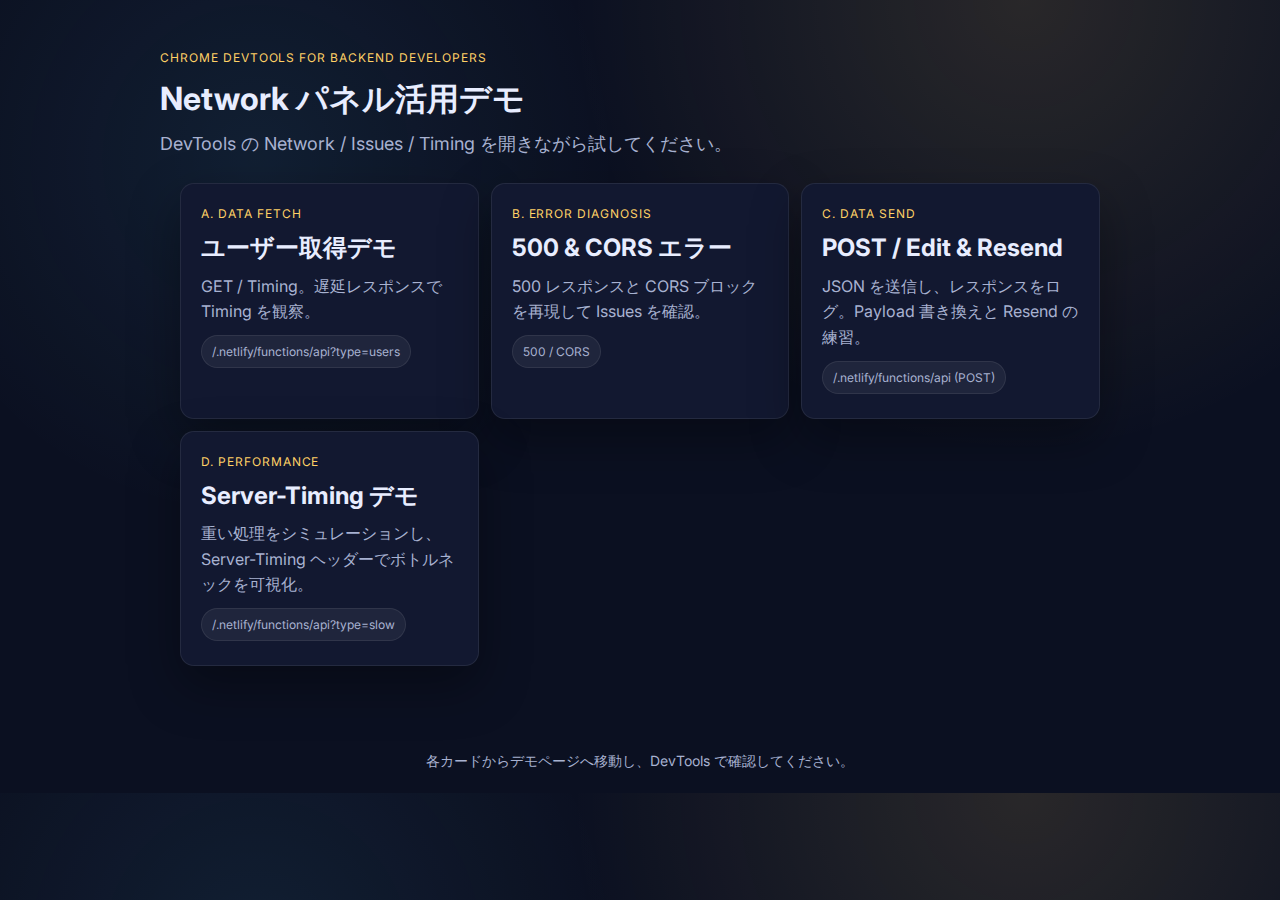
<file: index.html>
<!DOCTYPE html>
<html lang="ja">
<head>
  <meta charset="UTF-8" />
  <meta name="viewport" content="width=device-width, initial-scale=1.0" />
  <title>Chrome DevTools for Backend Developers</title>
  <link rel="icon" href="favicon.svg" />
  <link rel="preconnect" href="https://fonts.googleapis.com">
  <link rel="preconnect" href="https://fonts.gstatic.com" crossorigin>
  <link href="https://fonts.googleapis.com/css2?family=Inter:ital,opsz,wght@0,14..32,100..900;1,14..32,100..900&family=Noto+Sans+JP:wght@100..900&display=swap" rel="stylesheet">
  <link rel="stylesheet" href="/style.css" />
</head>
<body>
  <header class="hero">
    <div class="hero__content">
      <p class="eyebrow">Chrome DevTools for Backend Developers</p>
      <h1>Network パネル活用デモ</h1>
      <p class="lede">DevTools の Network / Issues / Timing を開きながら試してください。</p>
    </div>
  </header>

  <main class="container">
    <section class="grid nav-grid">
      <a class="card link-card" href="/fetch.html">
        <p class="eyebrow">A. Data Fetch</p>
        <h2>ユーザー取得デモ</h2>
        <p class="muted">GET / Timing。遅延レスポンスで Timing を観察。</p>
        <span class="pill">/.netlify/functions/api?type=users</span>
      </a>
      <a class="card link-card" href="/errors.html">
        <p class="eyebrow">B. Error Diagnosis</p>
        <h2>500 &amp; CORS エラー</h2>
        <p class="muted">500 レスポンスと CORS ブロックを再現して Issues を確認。</p>
        <span class="pill">500 / CORS</span>
      </a>
      <a class="card link-card" href="/post.html">
        <p class="eyebrow">C. Data Send</p>
        <h2>POST / Edit &amp; Resend</h2>
        <p class="muted">JSON を送信し、レスポンスをログ。Payload 書き換えと Resend の練習。</p>
        <span class="pill">/.netlify/functions/api (POST)</span>
      </a>
      <a class="card link-card" href="/performance.html">
        <p class="eyebrow">D. Performance</p>
        <h2>Server-Timing デモ</h2>
        <p class="muted">重い処理をシミュレーションし、Server-Timing ヘッダーでボトルネックを可視化。</p>
        <span class="pill">/.netlify/functions/api?type=slow</span>
      </a>
    </section>
  </main>

  <footer class="footer">
    <p>各カードからデモページへ移動し、DevTools で確認してください。</p>
  </footer>
</body>
</html>
</file>
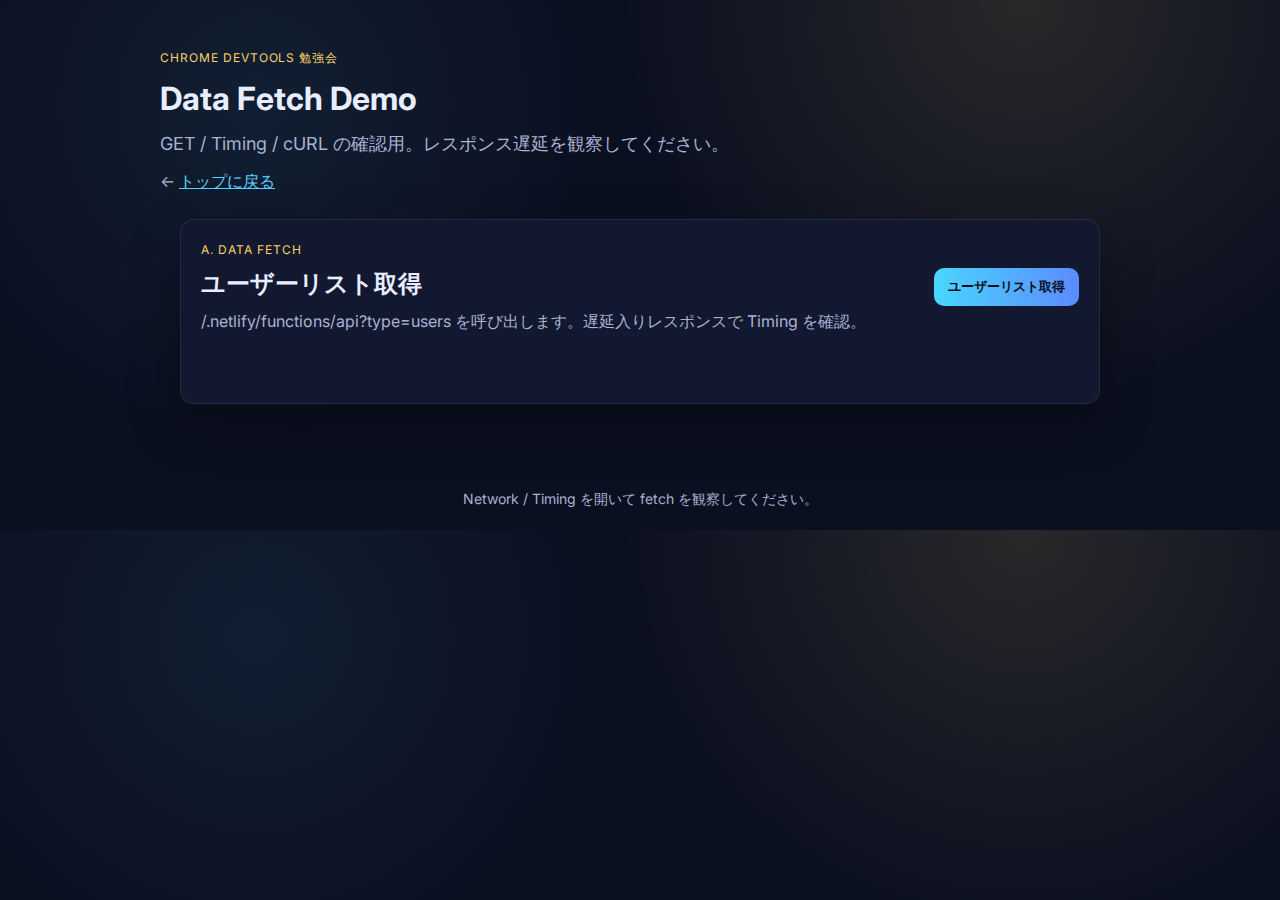
<file: fetch.html>
<!DOCTYPE html>
<html lang="ja">
<head>
  <meta charset="UTF-8" />
  <meta name="viewport" content="width=device-width, initial-scale=1.0" />
  <title>ユーザー取得デモ | Chrome DevTools Network</title>
  <link rel="preconnect" href="https://fonts.googleapis.com">
  <link rel="preconnect" href="https://fonts.gstatic.com" crossorigin>
  <link href="https://fonts.googleapis.com/css2?family=Inter:ital,opsz,wght@0,14..32,100..900;1,14..32,100..900&family=Noto+Sans+JP:wght@100..900&display=swap" rel="stylesheet">
  <link rel="stylesheet" href="/style.css" />
</head>
<body>
  <header class="hero">
    <div class="hero__content">
      <p class="eyebrow">Chrome DevTools 勉強会</p>
      <h1>Data Fetch Demo</h1>
      <p class="lede">GET / Timing / cURL の確認用。レスポンス遅延を観察してください。</p>
      <p class="muted" style="margin-top:10px;">← <a href="/">トップに戻る</a></p>
    </div>
  </header>

  <main class="container">
    <section class="card">
      <div class="card__header">
        <div>
          <p class="eyebrow">A. Data Fetch</p>
          <h2>ユーザーリスト取得</h2>
          <p class="muted">/.netlify/functions/api?type=users を呼び出します。遅延入りレスポンスで Timing を確認。</p>
        </div>
        <button id="fetch-users" class="btn primary">ユーザーリスト取得</button>
      </div>
      <div id="users-status" class="status"></div>
      <div id="users-list" class="grid"></div>
    </section>
  </main>

  <footer class="footer">
    <p>Network / Timing を開いて fetch を観察してください。</p>
  </footer>

  <script src="/app.js"></script>
</body>
</html>
</file>
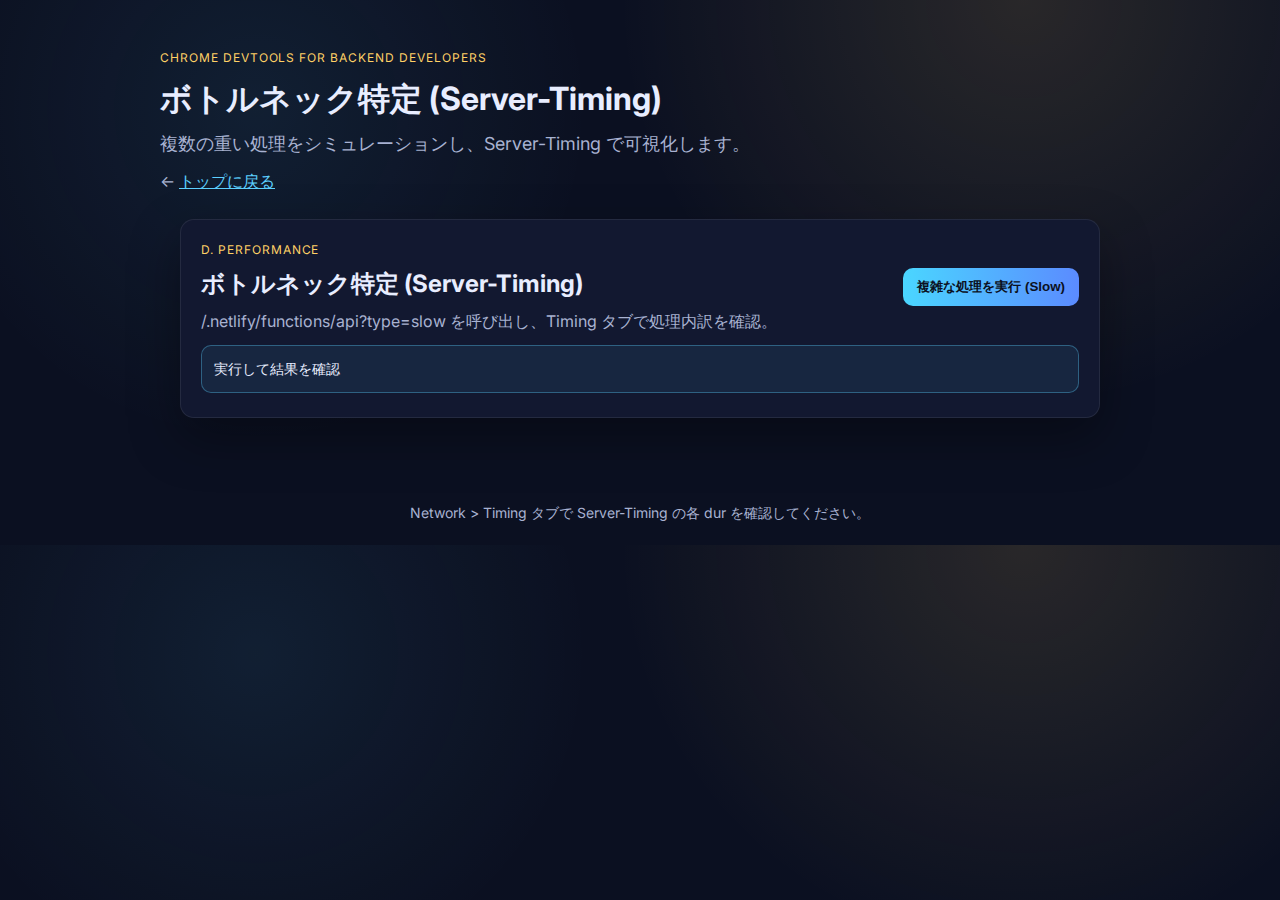
<file: performance.html>
<!DOCTYPE html>
<html lang="ja">
<head>
  <meta charset="UTF-8" />
  <meta name="viewport" content="width=device-width, initial-scale=1.0" />
  <title>Server-Timing デモ | Chrome DevTools for Backend Developers</title>
  <link rel="icon" href="favicon.svg" />
  <link rel="preconnect" href="https://fonts.googleapis.com">
  <link rel="preconnect" href="https://fonts.gstatic.com" crossorigin>
  <link href="https://fonts.googleapis.com/css2?family=Inter:ital,opsz,wght@0,14..32,100..900;1,14..32,100..900&family=Noto+Sans+JP:wght@100..900&display=swap" rel="stylesheet">
  <link rel="stylesheet" href="/style.css" />
</head>
<body>
  <header class="hero">
    <div class="hero__content">
      <p class="eyebrow">Chrome DevTools for Backend Developers</p>
      <h1>ボトルネック特定 (Server-Timing)</h1>
      <p class="lede">複数の重い処理をシミュレーションし、Server-Timing で可視化します。</p>
      <p class="muted" style="margin-top:10px;">← <a href="/">トップに戻る</a></p>
    </div>
  </header>

  <main class="container">
    <section class="card">
      <div class="card__header">
        <div>
          <p class="eyebrow">D. Performance</p>
          <h2>ボトルネック特定 (Server-Timing)</h2>
          <p class="muted">/.netlify/functions/api?type=slow を呼び出し、Timing タブで処理内訳を確認。</p>
        </div>
        <button id="run-slow" class="btn primary">複雑な処理を実行 (Slow)</button>
      </div>
      <div id="slow-status" class="log" aria-live="polite">実行して結果を確認</div>
    </section>
  </main>

  <footer class="footer">
    <p>Network > Timing タブで Server-Timing の各 dur を確認してください。</p>
  </footer>

  <script src="/app.js"></script>
</body>
</html>
</file>
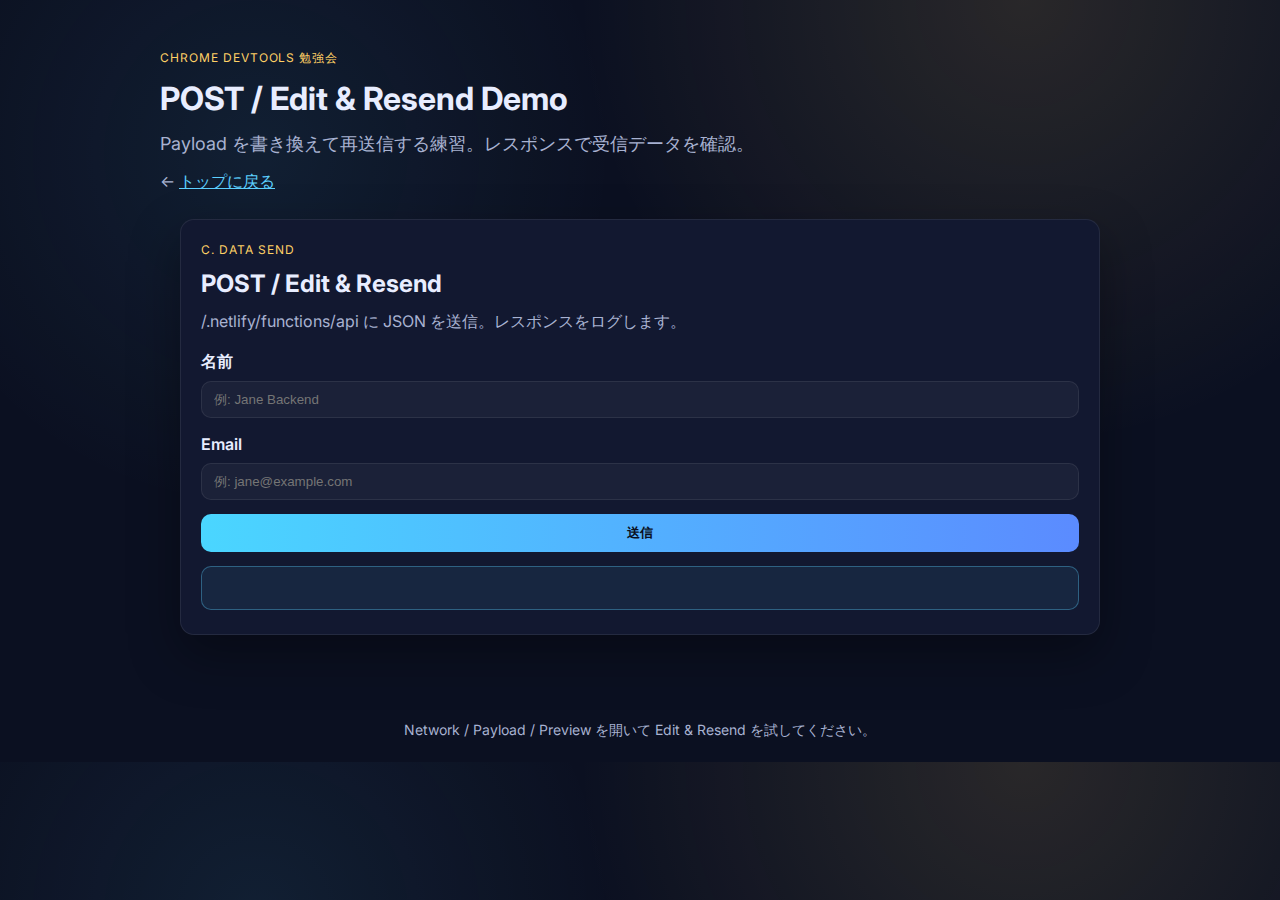
<file: post.html>
<!DOCTYPE html>
<html lang="ja">
<head>
  <meta charset="UTF-8" />
  <meta name="viewport" content="width=device-width, initial-scale=1.0" />
  <title>POST デモ | Chrome DevTools Network</title>
  <link rel="preconnect" href="https://fonts.googleapis.com">
  <link rel="preconnect" href="https://fonts.gstatic.com" crossorigin>
  <link href="https://fonts.googleapis.com/css2?family=Inter:ital,opsz,wght@0,14..32,100..900;1,14..32,100..900&family=Noto+Sans+JP:wght@100..900&display=swap" rel="stylesheet">
  <link rel="stylesheet" href="/style.css" />
</head>
<body>
  <header class="hero">
    <div class="hero__content">
      <p class="eyebrow">Chrome DevTools 勉強会</p>
      <h1>POST / Edit &amp; Resend Demo</h1>
      <p class="lede">Payload を書き換えて再送信する練習。レスポンスで受信データを確認。</p>
      <p class="muted" style="margin-top:10px;">← <a href="/">トップに戻る</a></p>
    </div>
  </header>

  <main class="container">
    <section class="card">
      <div class="card__header">
        <div>
          <p class="eyebrow">C. Data Send</p>
          <h2>POST / Edit &amp; Resend</h2>
          <p class="muted">/.netlify/functions/api に JSON を送信。レスポンスをログします。</p>
        </div>
      </div>
      <form id="post-form" class="form">
        <div class="field">
          <label for="name">名前</label>
          <input id="name" name="name" type="text" placeholder="例: Jane Backend" autocomplete="off" required />
        </div>
        <div class="field">
          <label for="email">Email</label>
          <input id="email" name="email" type="email" placeholder="例: jane@example.com" autocomplete="off" required />
        </div>
        <button type="submit" class="btn primary">送信</button>
      </form>
      <div class="log" id="post-log" aria-live="polite"></div>
    </section>
  </main>

  <footer class="footer">
    <p>Network / Payload / Preview を開いて Edit &amp; Resend を試してください。</p>
  </footer>

  <script src="/app.js"></script>
</body>
</html>
</file>
<file: style.css>
:root {
  --bg: #0b1021;
  --card: #121830;
  --accent: #5dd0ff;
  --accent-2: #ffd166;
  --text: #e8edff;
  --muted: #a8b2d1;
  --danger: #ff6b6b;
  --warn: #ff9f1c;
  --border: rgba(255, 255, 255, 0.08);
  --shadow: 0 20px 50px rgba(0, 0, 0, 0.35);
  --radius: 14px;
  --transition: 150ms ease;
}

*,
*::before,
*::after {
  box-sizing: border-box;
}

body {
  margin: 0;
  font-family: "Inter", "Helvetica Neue", Arial, sans-serif;
  background: radial-gradient(circle at 20% 20%, rgba(93, 208, 255, 0.08), transparent 30%),
    radial-gradient(circle at 80% 0%, rgba(255, 209, 102, 0.12), transparent 35%),
    var(--bg);
  color: var(--text);
  line-height: 1.6;
}

a {
  color: var(--accent);
}

.hero {
  padding: 48px 20px 24px;
  display: flex;
  justify-content: center;
}

.hero__content {
  max-width: 960px;
  width: 100%;
}

.container {
  max-width: 960px;
  margin: 0 auto;
  padding: 0 20px 64px;
  display: flex;
  flex-direction: column;
  gap: 20px;
}

.card {
  background: var(--card);
  border: 1px solid var(--border);
  border-radius: var(--radius);
  padding: 20px 20px 24px;
  box-shadow: var(--shadow);
}

.card__header {
  display: flex;
  flex-wrap: wrap;
  align-items: center;
  gap: 12px;
  justify-content: space-between;
}

h1,
h2 {
  margin: 6px 0;
}

p {
  margin: 0;
}

.eyebrow {
  text-transform: uppercase;
  letter-spacing: 0.08em;
  font-size: 12px;
  color: var(--accent-2);
  margin-bottom: 4px;
}

.lede {
  font-size: 18px;
  color: var(--muted);
}

.muted {
  color: var(--muted);
}

.badges {
  display: flex;
  gap: 8px;
  margin-top: 10px;
}

.badge {
  background: rgba(93, 208, 255, 0.12);
  color: var(--text);
  border: 1px solid rgba(93, 208, 255, 0.4);
  padding: 6px 10px;
  border-radius: 999px;
  font-size: 12px;
}

.btn {
  border: 1px solid var(--border);
  border-radius: 10px;
  padding: 10px 14px;
  background: rgba(255, 255, 255, 0.04);
  color: var(--text);
  cursor: pointer;
  transition: transform var(--transition), box-shadow var(--transition), background var(--transition);
  font-weight: 600;
}

.btn:hover {
  transform: translateY(-1px);
  box-shadow: 0 10px 25px rgba(0, 0, 0, 0.25);
}

.btn:active {
  transform: translateY(0);
}

.btn.primary {
  background: linear-gradient(90deg, #4ad6ff, #5b8bff);
  color: #0b1021;
  border: none;
}

.btn.warn {
  background: var(--warn);
  color: #0b1021;
  border: none;
}

.btn.ghost {
  background: rgba(255, 255, 255, 0.05);
}

.actions {
  display: flex;
  gap: 10px;
  flex-wrap: wrap;
}

.grid {
  margin-top: 16px;
  display: grid;
  gap: 12px;
  grid-template-columns: repeat(auto-fit, minmax(240px, 1fr));
}

.nav-grid {
  margin-top: 0;
  grid-template-columns: repeat(auto-fit, minmax(260px, 1fr));
}

.link-card {
  text-decoration: none;
  color: inherit;
  display: block;
  transition: transform var(--transition), box-shadow var(--transition), border-color var(--transition);
}

.link-card:hover {
  transform: translateY(-2px);
  box-shadow: 0 16px 40px rgba(0, 0, 0, 0.35);
  border-color: rgba(93, 208, 255, 0.4);
}

.pill {
  display: inline-block;
  margin-top: 10px;
  padding: 6px 10px;
  border-radius: 999px;
  background: rgba(255, 255, 255, 0.06);
  border: 1px solid var(--border);
  color: var(--muted);
  font-size: 12px;
}

.user-card {
  border: 1px solid var(--border);
  border-radius: 12px;
  padding: 12px 14px;
  background: rgba(255, 255, 255, 0.03);
}

.user-card h3 {
  margin: 0 0 6px;
}

.user-card p {
  margin: 2px 0;
  color: var(--muted);
}

.status {
  min-height: 22px;
  color: var(--muted);
  margin-top: 6px;
}

.error-box {
  margin-top: 10px;
  padding: 12px;
  border-radius: 10px;
  background: rgba(255, 107, 107, 0.12);
  border: 1px solid rgba(255, 107, 107, 0.4);
  min-height: 22px;
  color: #ffdfe0;
}

.form {
  display: grid;
  gap: 14px;
  margin: 14px 0;
}

.field {
  display: flex;
  flex-direction: column;
  gap: 6px;
}

label {
  font-weight: 600;
}

input {
  padding: 10px 12px;
  border-radius: 10px;
  border: 1px solid var(--border);
  background: rgba(255, 255, 255, 0.04);
  color: var(--text);
}

input:focus {
  outline: 2px solid rgba(93, 208, 255, 0.5);
}

.log {
  margin-top: 10px;
  padding: 12px;
  border-radius: 10px;
  background: rgba(93, 208, 255, 0.08);
  border: 1px solid rgba(93, 208, 255, 0.35);
  min-height: 44px;
  white-space: pre-wrap;
  font-family: "SFMono-Regular", Consolas, Monaco, monospace;
  font-size: 14px;
}

.footer {
  text-align: center;
  padding: 20px;
  color: var(--muted);
  font-size: 14px;
}

@media (max-width: 640px) {
  .card__header {
    align-items: flex-start;
  }

  .actions {
    width: 100%;
  }

  .btn {
    width: 100%;
    justify-content: center;
    text-align: center;
  }
}
</file>
